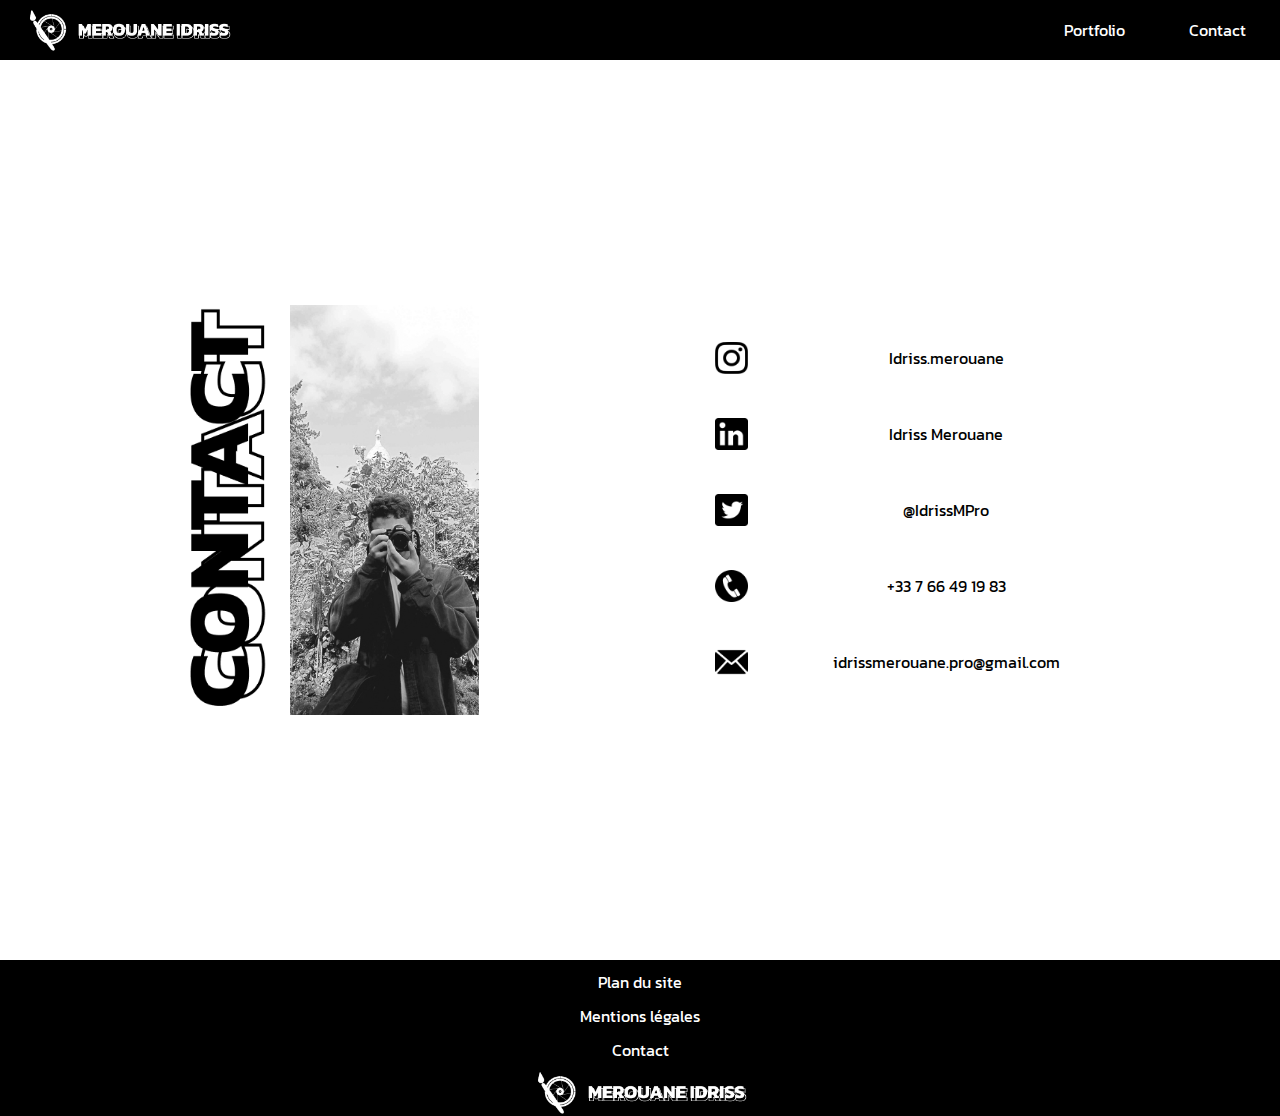
<file: contact.html>
<!DOCTYPE html>
<html lang="fr">

<head>
    <meta charset="UTF-8">
    <meta name="viewport" content="width=device-width, initial-scale=1.0">
    <!-- Liens et Plugins -->
    <link rel="stylesheet" href="./contact.css">
    <link rel="preconnect" href="https://fonts.googleapis.com">
    <link rel="preconnect" href="https://fonts.gstatic.com" crossorigin>
    <!-- Fonts -->
    <link href="https://fonts.googleapis.com/css2?family=Kanit:wght@500&display=swap" rel="stylesheet">
    <!-- Favicon -->
    <link rel="icon" type="image/png" href="./images/logofav.png" />
    <title>Merouane Idriss - Contact</title>
</head>

<body>
    <nav>
        <a href="./index.html" class="logoheaderlink"><img src="./images/logo-header.png"
                alt="Logo, retour à l'accueil (page actuelle)." class="logoheader"></a>
        <ul>
            <li>
                <a href="./portfolio-index.html">Portfolio</a>
                <a href="./contact.html" class="endflexgap">Contact</a>
            </li>
        </ul>
    </nav>
    <main>
        <section>
            <div class="w1">
                <img src="./images/CONTACT.png" alt="" class="apropos">
                <img src="./images/imgapropos.jpg" alt="" class="imgapropos">
            </div>
            <div class="w2">
                <div class="account">
                    <img src="./images/Logo-Instagram-noir-1 1.png" alt="" class="picto" id="insta">
                    <p>Idriss.merouane</p>
                    <img src="./images/linkedin 1.png" alt="" class="picto" id="linkedin">
                    <p>Idriss Merouane</p>
                    <img src="./images/twitter 1.png" alt="" class="picto" id="twitter">
                    <p>@IdrissMPro</p>
                    <img src="./images/tel 1.png" alt="" class="picto" id="tel">
                    <p>+33 7 66 49 19 83</p>
                    <img src="./images/mail 1.png" alt="" class="picto" id="mail">
                    <p>idrissmerouane.pro@gmail.com</p>
                </div>
            </div>
        </section>
    </main>
    <footer>
        <a href="./plansite.html" class="gapfooter">Plan du site</a>
        <a href="./mentionslegales.html">Mentions légales</a>
        <a href="">Contact</a>
        <a href="./index.html" class="logoheaderlink"><img src="./images/logo-header.png"
                alt="Logo, retour à l'accueil (page actuelle)." class="logofooter"></a>
    </footer>
</body>
<script>
    const instagram = document.querySelector("#insta");
    const linkedin = document.querySelector("#linkedin");
    const twitter = document.querySelector("#twitter");
    instagram.onclick = redirectionInsta
    twitter.onclick = redirectionTwitter
    linkedin.onclick = redirectionLinkedin

    function redirectionInsta() {
        window.open("https://www.instagram.com/idriss.merouane/");
    }
    function redirectionTwitter() {
        window.open("https://twitter.com/IdrissMPro");
    }
    function redirectionLinkedin() {
        window.open("https://www.linkedin.com/in/idriss-merouane-506665262/");
    }

</script>

</html>
</file>
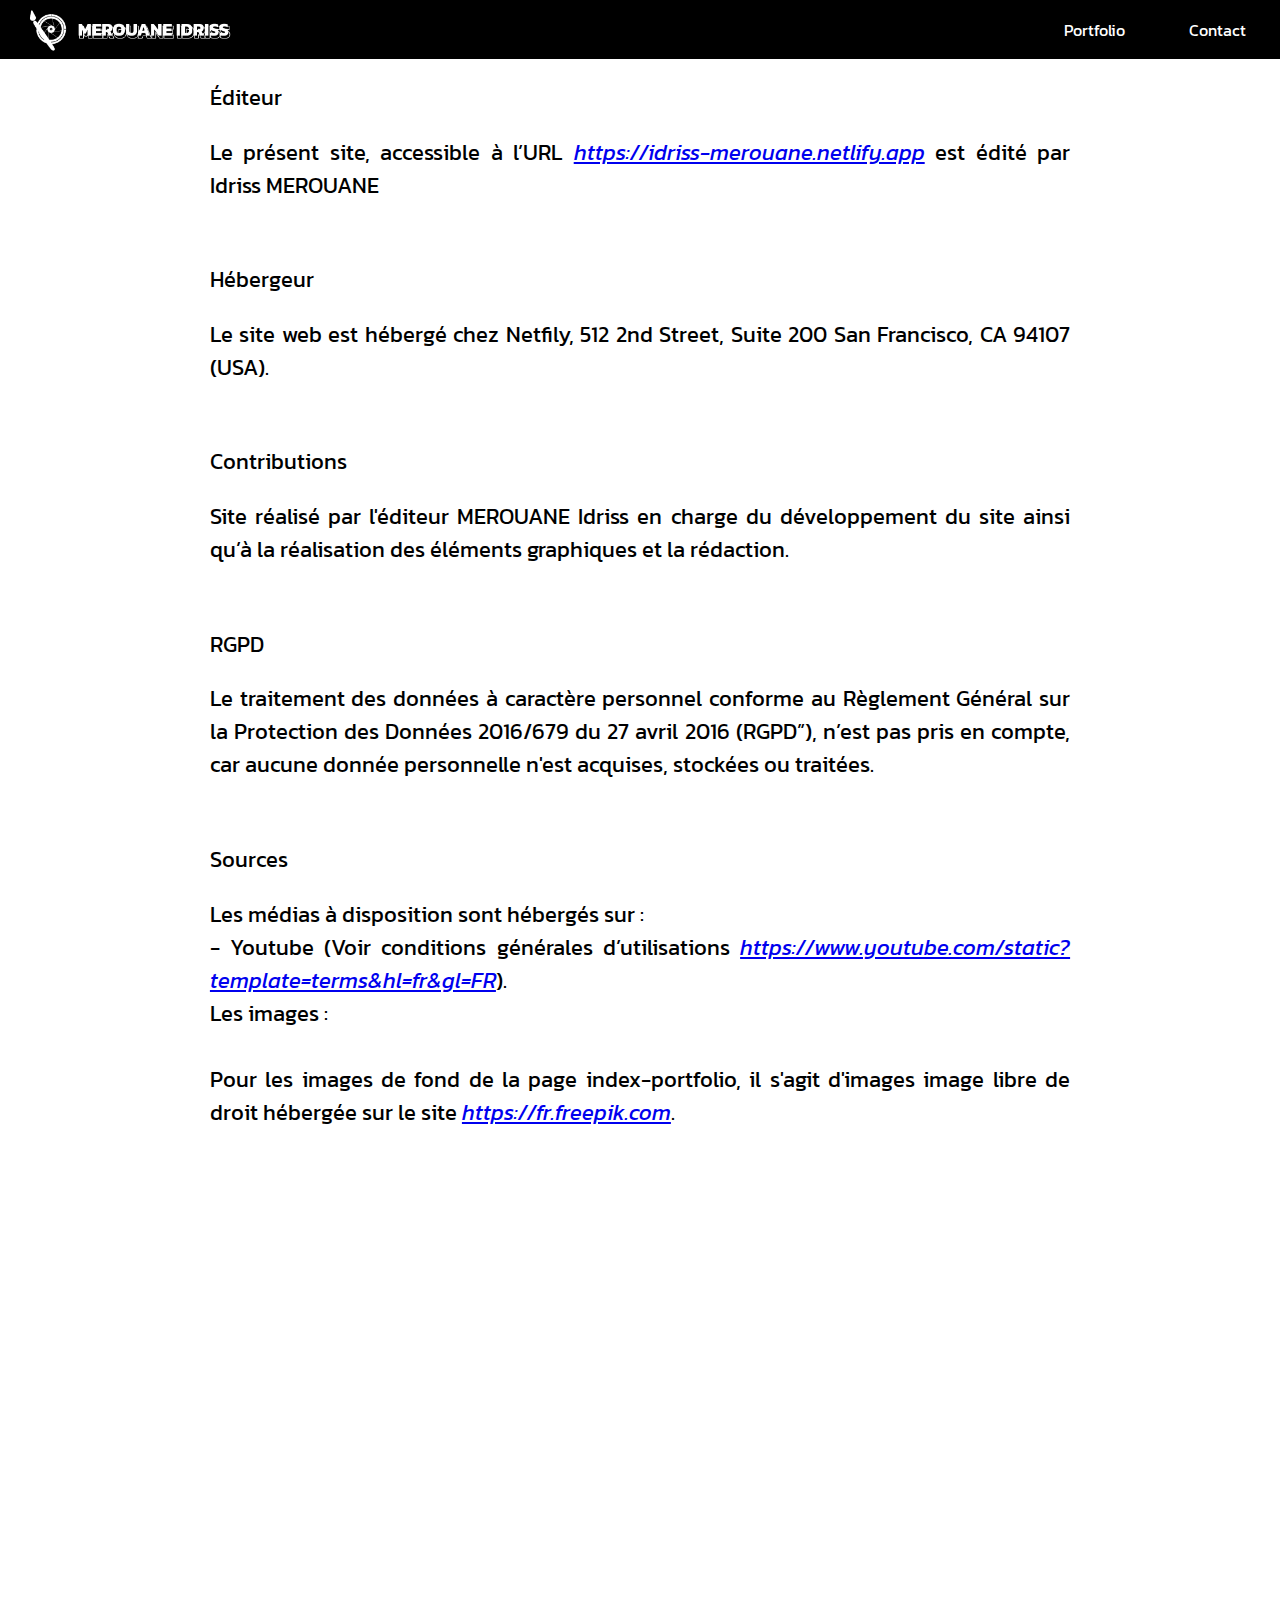
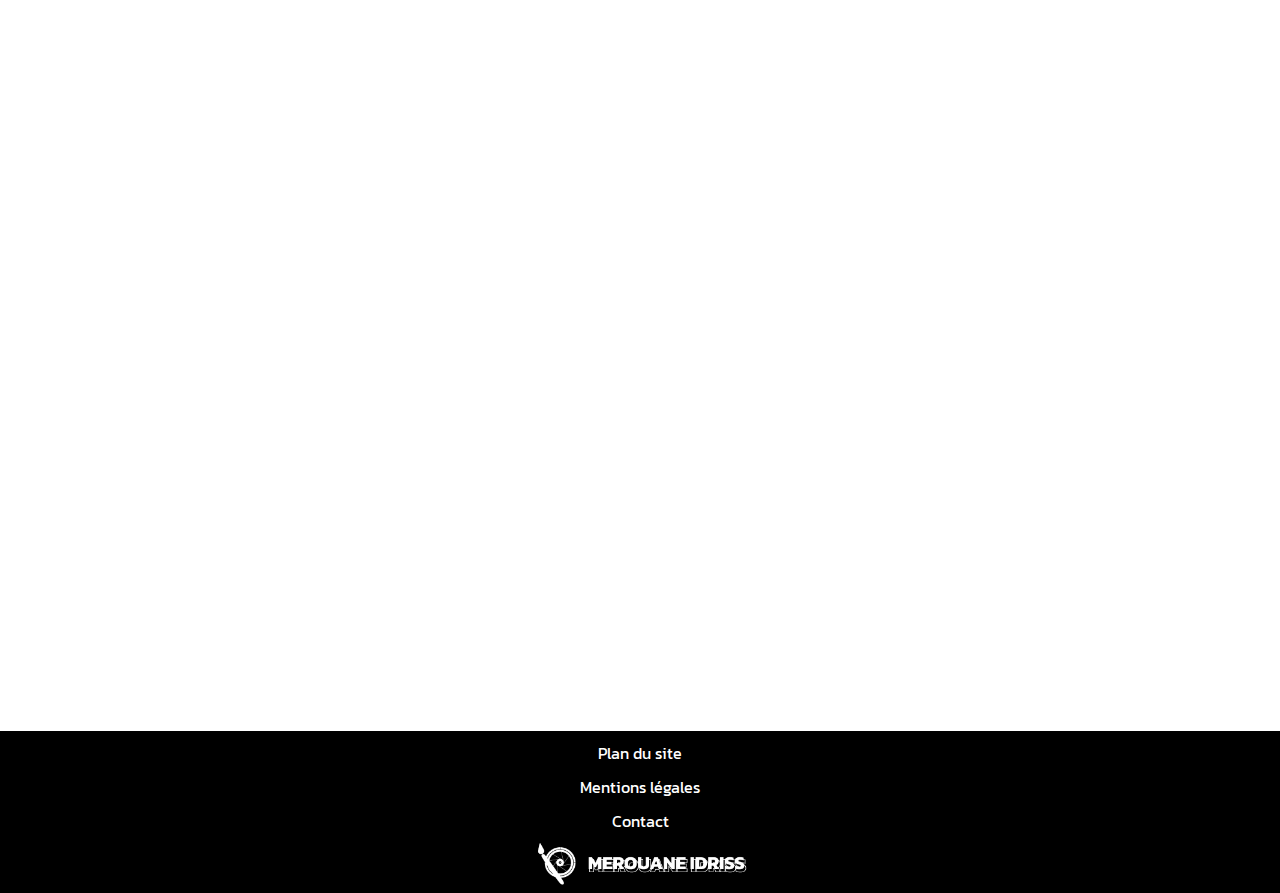
<file: mentionslegales.html>
<!DOCTYPE html>
<html lang="fr">

<head>
    <meta charset="UTF-8">
    <meta name="viewport" content="width=device-width, initial-scale=1.0">
    <!-- Liens et Plugins -->
    <link rel="stylesheet" href="mentionslegales.css">
    <link rel="preconnect" href="https://fonts.googleapis.com">
    <link rel="preconnect" href="https://fonts.gstatic.com" crossorigin>
    <!-- Fonts -->
    <link href="https://fonts.googleapis.com/css2?family=Kanit:wght@500&display=swap" rel="stylesheet">
    <!-- Favicon -->
    <link rel="icon" type="image/png" href="./images/logofav.png" />
    <title>Merouane Idriss - Mentions légales</title>
</head>

<body>
    <nav>
        <a href="./index.html" class="logoheaderlink"><img src="./images/logo-header.png"
                alt="Logo, retour à l'accueil (page actuelle)." class="logoheader"></a>
        <ul>
            <li>
                <a href="./portfolio-index.html">Portfolio</a>
                <a href="./contact.html" class="endflexgap">Contact</a>
            </li>
        </ul>
    </nav>
    <main>
        <section>
            <p class="mention-legale-titre">Éditeur</p>
            <p>Le présent site, accessible à l’URL <a
                    href="https://idriss-merouane.netlify.app"><i>https://idriss-merouane.netlify.app</i></a> est édité
                par
                Idriss MEROUANE
            </p>
            <br>
            <p class="mention-legale-titre">Hébergeur</p>
            <p>Le site web est hébergé chez Netfily, 512 2nd Street, Suite 200 San Francisco, CA 94107 (USA).

            </p>
            <br>
            <p class="mention-legale-titre">Contributions</p>
            <p>Site réalisé par l'éditeur MEROUANE Idriss en charge du développement du site ainsi qu’à la réalisation
                des éléments graphiques et la rédaction.
            </p>
            <br>
            <p class="mention-legale-titre">RGPD</p>
            <p>Le traitement des données à caractère personnel conforme au Règlement Général sur la Protection des
                Données 2016/679 du 27 avril 2016 (RGPD”), n’est pas pris en compte, car aucune donnée personnelle n'est
                acquises, stockées ou traitées.

            </p>
            <br>
            <p class="mention-legale-titre">Sources</p>
            <p>
                Les médias à disposition sont hébergés sur :<br>
                - Youtube (Voir conditions générales d’utilisations <a
                    href="https://www.youtube.com/static?template=terms&hl=fr&gl=FR"><i>https://www.youtube.com/static?template=terms&hl=fr&gl=FR</i></a>).
                <br>

                Les images :
                <br>
                <br>
                Pour les images de fond de la page index-portfolio, il s'agit d'images image libre de droit hébergée sur
                le site <a href="https://fr.freepik.com"><i>https://fr.freepik.com</i></a>.<br>
            </p>
        </section>
    </main>
    <footer>
        <a href="./plansite.html" class="gapfooter">Plan du site</a>
        <a href="./mentionslegales.html">Mentions légales</a>
        <a href="./contact.html">Contact</a>
        <a href="./index.html" class="logoheaderlink"><img src="./images/logo-header.png"
                alt="Logo, retour à l'accueil (page actuelle)." class="logofooter"></a>
    </footer>
</body>

</html>
</file>
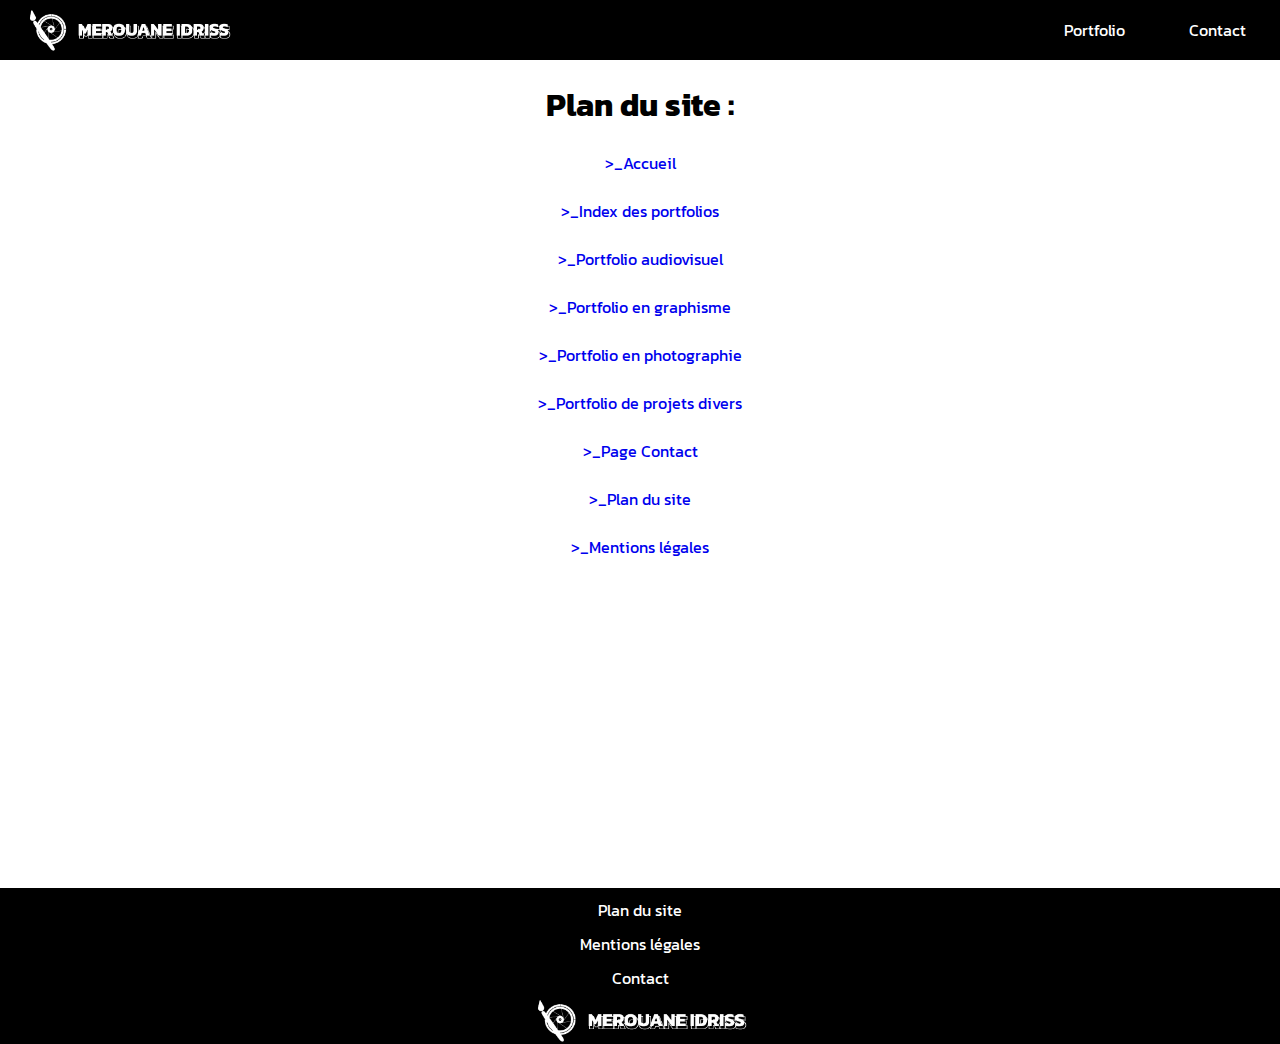
<file: plansite.html>
<!DOCTYPE html>
<html lang="fr">

<head>
    <meta charset="UTF-8">
    <meta name="viewport" content="width=device-width, initial-scale=1.0">
    <!-- Liens et Plugins -->
    <link rel="stylesheet" href="plansite.css">
    <link rel="preconnect" href="https://fonts.googleapis.com">
    <link rel="preconnect" href="https://fonts.gstatic.com" crossorigin>
    <!-- Fonts -->
    <link href="https://fonts.googleapis.com/css2?family=Kanit:wght@500&display=swap" rel="stylesheet">
    <!-- Favicon -->
    <link rel="icon" type="image/png" href="./images/logofav.png" />
    <title>Merouane Idriss - Plan du site</title>
</head>

<body>
    <nav>
        <a href="./index.html" class="logoheaderlink"><img src="./images/logo-header.png"
                alt="Logo, retour à l'accueil (page actuelle)." class="logoheader"></a>
        <ul>
            <li>
                <a href="./portfolio-index.html">Portfolio</a>
                <a href="./contact.html" class="endflexgap">Contact</a>
            </li>
        </ul>
    </nav>
    <main>
        <section>

            <div class="plan">
                <h1>Plan du site :</h1>
                <a href="./index.html">>_Accueil</a>
                <br>
                <a href="./portfolio-index.html">>_Index des portfolios</a>
                <br>
                <a href="./portfolio-audiovisuel.html">>_Portfolio audiovisuel</a>
                <br>
                <a href="./portfolio-graphisme.html">>_Portfolio en graphisme</a>
                <br>
                <a href="./portfolio-photographie.html">>_Portfolio en photographie</a>
                <br>
                <a href="./autres-portfolio.html">>_Portfolio de projets divers</a>
                <br>
                <a href="./contact.html">>_Page Contact</a>
                <br>
                <a href="./plansite.html">>_Plan du site</a>
                <br>
                <a href="./mentionslegales.html">>_Mentions légales</a>
            </div>
        </section>
    </main>
    <footer>
        <a href="" class="gapfooter">Plan du site</a>
        <a href="./mentionslegales.html">Mentions légales</a>
        <a href="./contact.html">Contact</a>
        <a href="./index.html" class="logoheaderlink"><img src="./images/logo-header.png"
                alt="Logo, retour à l'accueil (page actuelle)." class="logofooter"></a>
    </footer>
</body>

</html>
</file>
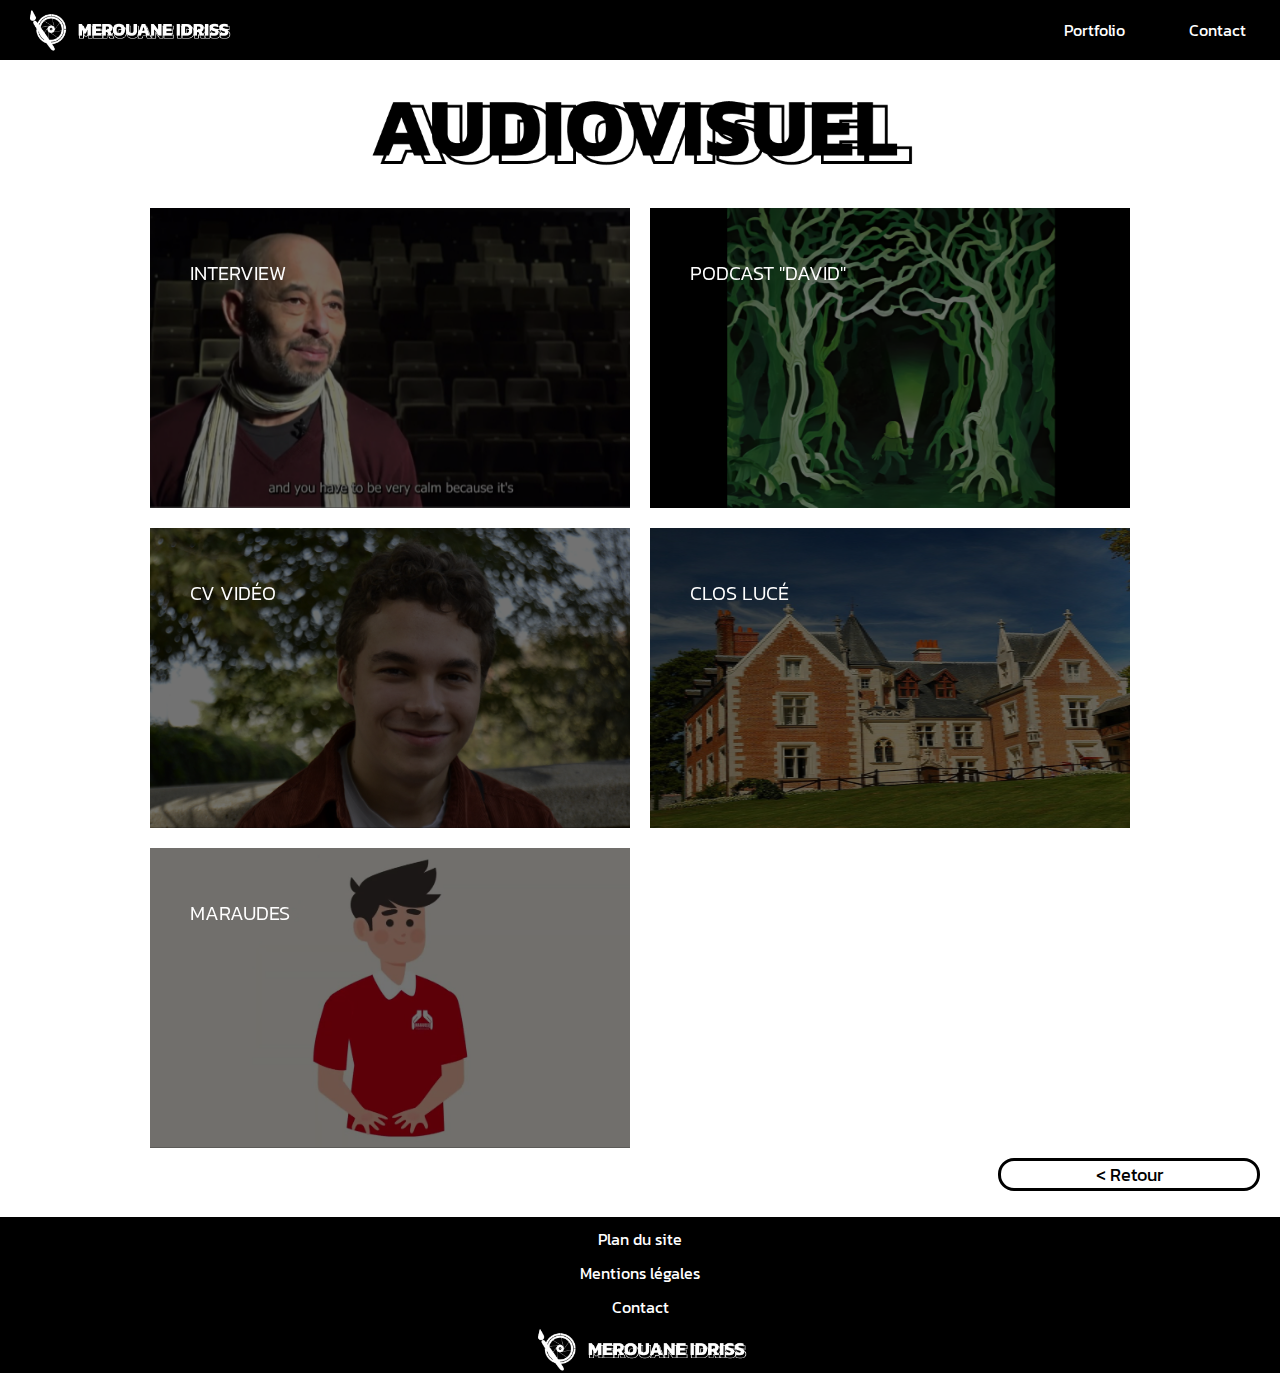
<file: portfolio-audiovisuel.html>
<!DOCTYPE html>
<html lang="fr">

<head>
  <meta charset="UTF-8">
  <meta name="viewport" content="width=device-width, initial-scale=1.0">
  <!-- Liens et Plugins -->
  <link rel="stylesheet" href="./portfolio-audiovisuel.css">
  <link rel="preconnect" href="https://fonts.googleapis.com">
  <link rel="preconnect" href="https://fonts.gstatic.com" crossorigin>
  <!-- Fonts -->
  <link href="https://fonts.googleapis.com/css2?family=Kanit:wght@500&display=swap" rel="stylesheet">
  <!-- Favicon -->
  <link rel="icon" type="image/png" href="./images/logofav.png" />
  <title>Merouane Idriss - Audiovisuel</title>
</head>

<body>
  <nav>
    <a href="./index.html" class="logoheaderlink"><img src="./images/logo-header.png"
        alt="Logo, retour à l'accueil (page actuelle)." class="logoheader"></a>
    <ul>
      <li>
        <a href="./portfolio-index.html">Portfolio</a>
        <a href="./contact.html" class="endflexgap">Contact</a>
      </li>
    </ul>
  </nav>
  <main>
    <div class="content">
      <img src="./images/AUDIOVISUEL.png" alt="" class="titleh">
      <div class="video-gallery">
        <div class="gallery-item">
          <img src="./images/minia1.jpg" alt="North Cascades National Park" />
          <div class="gallery-item-caption">
            <div>
              <h2>Interview</h2>
              <p>Projet vidéo du semestre 1 de BUT MMI</p>
            </div>
            <a class="vimeo-popup" href="https://youtu.be/Qf58iVXClPk"></a>
          </div>
        </div>

        <div class="gallery-item ">
          <img src="./images/visuelpod.png" alt="Mt. Rainier" />
          <div class="gallery-item-caption">
            <div>
              <h2>Podcast "David"</h2>
              <p>Un podcast féerique, projet du semestre 3 de BUT MMI</p>
            </div>
            <a class="vimeo-popup" href="https://youtu.be/AgTOTUWfPGQ"></a>
          </div>
        </div>

        <div class="gallery-item">
          <img
            src="./images/cvvideo.jpg"
            alt="Olympic National Park" />
          <div class="gallery-item-caption">
            <div>
              <h2>CV Vidéo</h2>
              <p>Découvrez moi au court d'une petite vidéo</p>
            </div>
            <a class="vimeo-popup" href="https://www.youtube.com/watch?v=MbHQeGQ3bQI"></a>
          </div>
        </div>

        <div class="gallery-item">
          <img
            src="./images/cluce.jpg"
            alt="Olympic National Park" />
          <div class="gallery-item-caption">
            <div>
              <h2>Clos Lucé</h2>
              <p>Vidéo tournée et montée pour une sortie au Clos Lucé</p>
            </div>
            <a class="vimeo-popup" href="https://youtu.be/agIxJbEHLSo"></a>
          </div>
        </div>

        <div class="gallery-item">
          <img src="./images/minia2.jpg" alt="Mount St. Helens" />
          <div class="gallery-item-caption">
            <div>
              <h2>Maraudes</h2>
              <p>Motion design promotionel</p>
            </div>
            <a class="vimeo-popup" href="https://youtu.be/iRWHD9F-1Xg"></a>
          </div>
        </div>
      </div>
    </div>
  </main>
  <div class="divbutton">
    <a href="./portfolio-index.html" class="textbutton">
      < Retour </a>
  </div>
  <footer>
    <a href="./plansite.html" class="gapfooter">Plan du site</a>
    <a href="./mentionslegales.html">Mentions légales</a>
    <a href="./contact">Contact</a>
    <a href="./index.html" class="logoheaderlink"><img src="./images/logo-header.png"
        alt="Logo, retour à l'accueil (page actuelle)." class="logofooter"></a>
  </footer>
</body>
<script>
  $(document).ready(function () {
    $('.video-gallery').magnificPopup({
      delegate: 'a',
      type: 'iframe',
      gallery: {
        enabled: true
      }
    });
  });
</script>

</html>
</file>
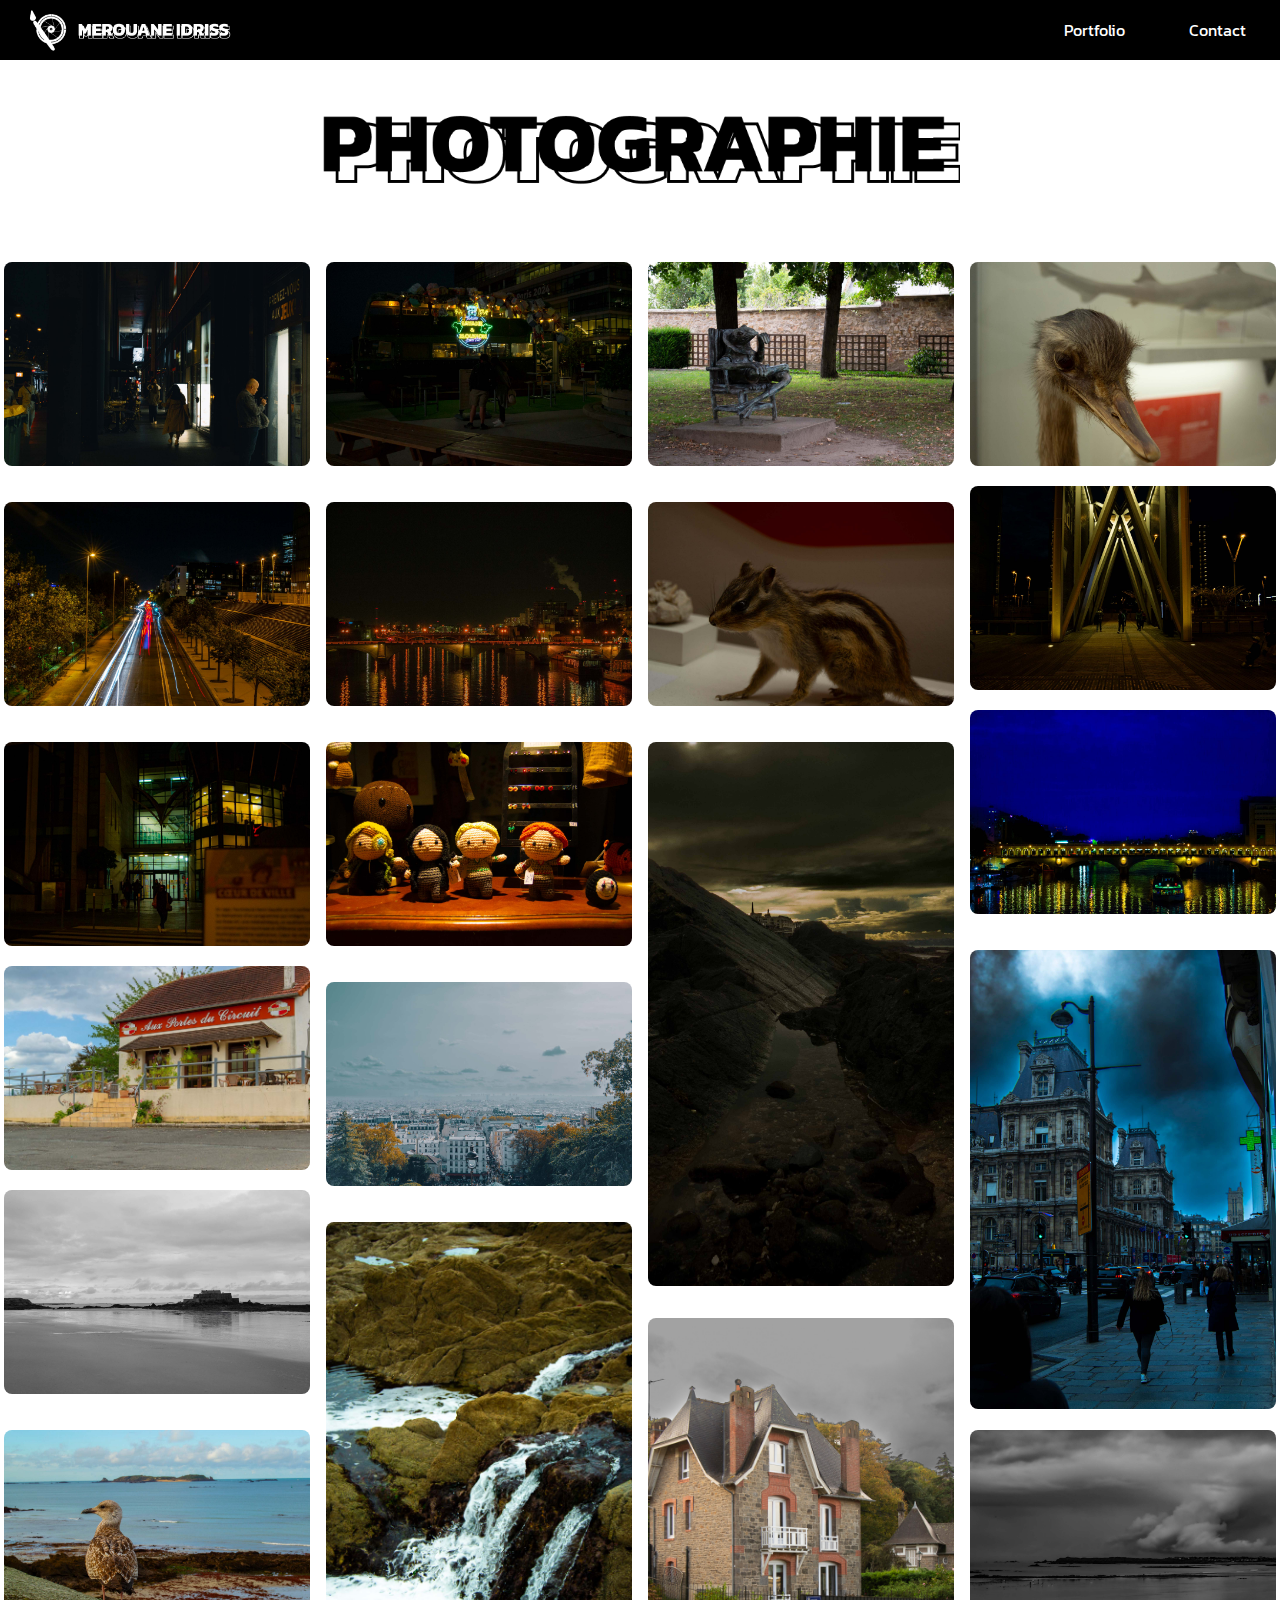
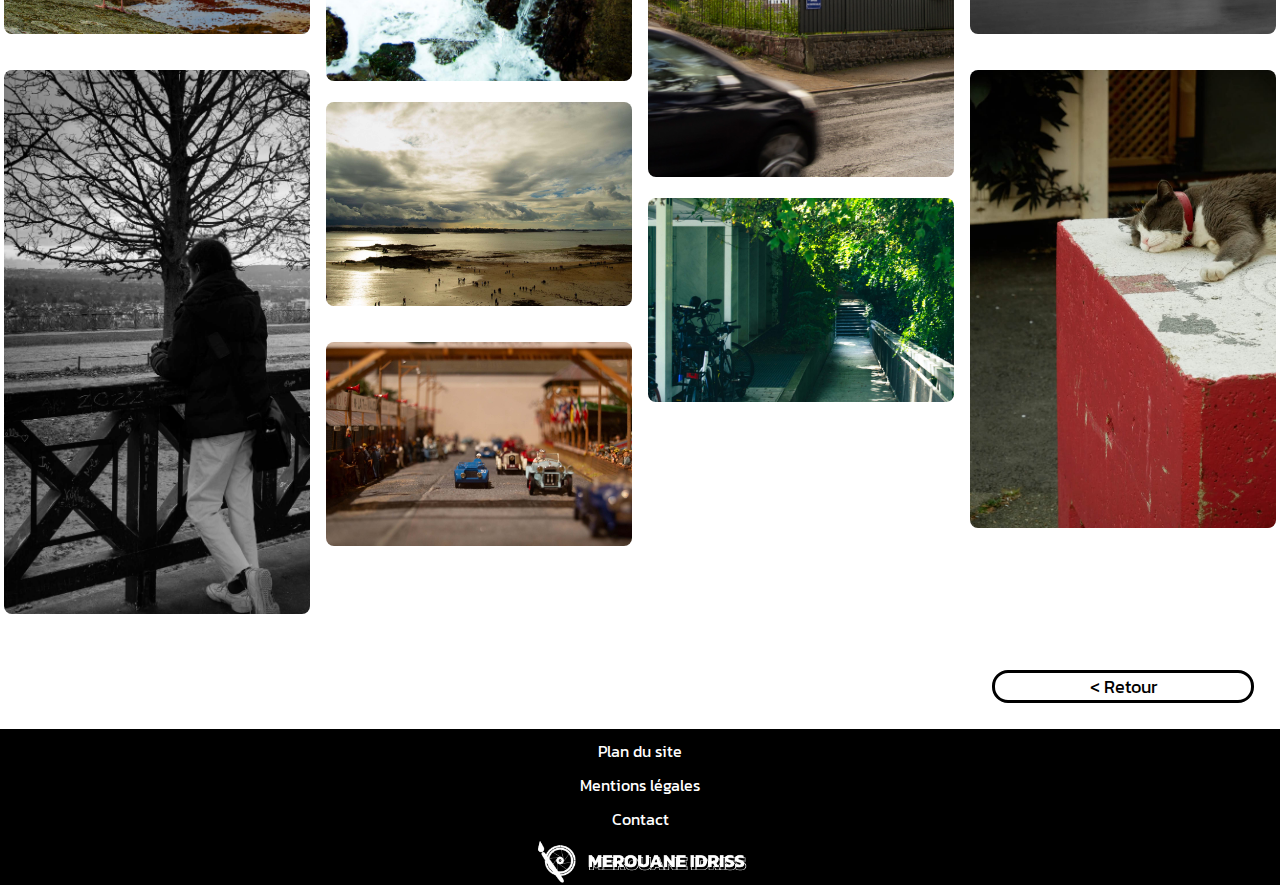
<file: portfolio-photographie.html>
<!DOCTYPE html>
<html lang="fr">

<head>
    <meta charset="UTF-8">
    <meta name="viewport" content="width=device-width, initial-scale=1.0">
    <!-- Liens et Plugins -->
    <link rel="stylesheet" href="./photoportfolio.css">
    <link rel="preconnect" href="https://fonts.googleapis.com">
    <link rel="preconnect" href="https://fonts.gstatic.com" crossorigin>
    <!-- Fonts -->
    <link href="https://fonts.googleapis.com/css2?family=Kanit:wght@500&display=swap" rel="stylesheet">
    <!-- Favicon -->
    <link rel="icon" type="image/png" href="./images/logofav.png" />
    <title>Merouane Idriss - Photographie</title>
</head>

<body>
    <nav>
        <a href="./index.html" class="logoheaderlink"><img src="./images/logo-header.png"
                alt="Logo, retour à l'accueil (page actuelle)." class="logoheader"></a>
        <ul>
            <li>
                <a href="./portfolio-index.html">Portfolio</a>
                <a href="./contact.html" class="endflexgap">Contact</a>
            </li>
        </ul>
    </nav>
    <main>
        <br>
        <img src="./images/PHOTOGRAPHIE.png" alt="" class="titleh">
        <br>
        <br>
        <div class="gallery" id="gallery">
            <div class="gallery-item">
                <div class="content"><img src="./images/photo1.jpg" alt=""></div>
            </div>
            <div class="gallery-item">
                <div class="content"><img src="./images/photo2.jpg" alt=""></div>
            </div>
            <div class="gallery-item">
                <div class="content"><img src="./images/photo3.jpg" alt=""></div>
            </div>
            <div class="gallery-item">
                <div class="content"><img src="./images/photo4.jpg" alt=""></div>
            </div>
            <div class="gallery-item">
                <div class="content"><img src="./images/photo5.jpg" alt=""></div>
            </div>
            <div class="gallery-item">
                <div class="content"><img src="./images/photo6.jpg" alt=""></div>
            </div>
            <div class="gallery-item">
                <div class="content"><img src="./images/photo7.jpg" alt=""></div>
            </div>
            <div class="gallery-item">
                <div class="content"><img src="./images/photo8.jpg" alt=""></div>
            </div>
            <div class="gallery-item">
                <div class="content"><img src="./images/photo9.jpg" alt=""></div>
            </div>
            <div class="gallery-item">
                <div class="content"><img src="./images/photo10.jpg" alt=""></div>
            </div>
            <div class="gallery-item">
                <div class="content"><img src="./images/photo11.jpg" alt=""></div>
            </div>
            <div class="gallery-item">
                <div class="content"><img src="./images/photo12.jpg" alt=""></div>
            </div>
            <div class="gallery-item">
                <div class="content"><img src="./images/photo13.jpg" alt=""></div>
            </div>
            <div class="gallery-item">
                <div class="content"><img src="./images/photo14.jpg" alt=""></div>
            </div>
            <div class="gallery-item">
                <div class="content"><img src="./images/photo15.jpg" alt=""></div>
            </div>
            <div class="gallery-item">
                <div class="content"><img src="./images/photo16.jpg" alt=""></div>
            </div>
            <div class="gallery-item">
                <div class="content"><img src="./images/photo17.jpg" alt=""></div>
            </div>
            <div class="gallery-item">
                <div class="content"><img src="./images/photo18.jpg" alt=""></div>
            </div>
            <div class="gallery-item">
                <div class="content"><img src="./images/photo19.jpg" alt=""></div>
            </div>
            <div class="gallery-item">
                <div class="content"><img src="./images/photo20.jpg" alt=""></div>
            </div>
            <div class="gallery-item">
                <div class="content"><img src="./images/photo21.jpg" alt=""></div>
            </div>
            <div class="gallery-item">
                <div class="content"><img src="./images/photo22.jpg" alt=""></div>
            </div>
            <div class="gallery-item">
                <div class="content"><img src="./images/photo23.jpg" alt=""></div>
            </div>
            <div class="gallery-item">
                <div class="content"><img src="./images/photo24.jpg" alt=""></div>
            </div>
            <div class="gallery-item">
                <div class="content"><img src="./images/photo25.jpg" alt=""></div>
            </div>
        </div>
        <br>
        <br>
        <div class="divbutton">
            <a href="./portfolio-index.html" class="textbutton">
                < Retour </a>
        </div>
    </main>
    <footer>
        <a href="./plansite.html" class="gapfooter">Plan du site</a>
        <a href="./mentionslegales.html">Mentions légales</a>
        <a href="./contact">Contact</a>
        <a href="./index.html" class="logoheaderlink"><img src="./images/logo-header.png"
                alt="Logo, retour à l'accueil (page actuelle)." class="logofooter"></a>
    </footer>
</body>
<script>
    var gallery = document.querySelector('#gallery');
    var getVal = function (elem, style) { return parseInt(window.getComputedStyle(elem).getPropertyValue(style)); };
    var getHeight = function (item) { return item.querySelector('.content').getBoundingClientRect().height; };
    var resizeAll = function () {
        var altura = getVal(gallery, 'grid-auto-rows');
        var gap = getVal(gallery, 'grid-row-gap');
        gallery.querySelectorAll('.gallery-item').forEach(function (item) {
            var el = item;
            el.style.gridRowEnd = "span " + Math.ceil((getHeight(item) + gap) / (altura + gap));
        });
    };
    gallery.querySelectorAll('img').forEach(function (item) {
        item.classList.add('byebye');
        if (item.complete) {
            console.log(item.src);
        }
        else {
            item.addEventListener('load', function () {
                var altura = getVal(gallery, 'grid-auto-rows');
                var gap = getVal(gallery, 'grid-row-gap');
                var gitem = item.parentElement.parentElement;
                gitem.style.gridRowEnd = "span " + Math.ceil((getHeight(gitem) + gap) / (altura + gap));
                item.classList.remove('byebye');
            });
        }
    });
    window.addEventListener('resize', resizeAll);
    gallery.querySelectorAll('.gallery-item').forEach(function (item) {
    });

</script>

</html>
</file>
<file: contact.css>
html {
	scroll-behavior: smooth;
}

html, body {
	margin: 0;
	height: 100%;
}

body {
	display: flex;
	flex-direction: column;
}

nav {
	background-color: black;
	display: flex;
	flex-direction: column;
	align-items: center;
	justify-content: center;
	text-align: center;     /* height: 67.6px; */
}

nav a {
	text-decoration: none;
	font-family: 'Kanit', sans-serif;
	color: white;
}

li {
	display: flex;
	flex-direction: column;
	gap: 1.5vw;
}

ul {
	padding: 0;
}

footer {
	background-color: black;
	display: flex;
	background-color: black;
	display: flex;
	flex-direction: column;
	align-items: center;
	justify-content: center;
	text-align: center;
	gap: 10px;
}

footer a {
	text-decoration: none;
	font-family: 'Kanit', sans-serif;
	color: white;
}

a {
	text-decoration: none;
}

section {
	display: grid;
	grid-template-columns: repeat(2, 1fr);
	grid-template-rows: 1fr;
	grid-column-gap: 20px;
	grid-row-gap: 0px;
	place-items: center;
	height: 61vh;
}

p {
	font-family: 'Kanit', sans-serif;
	font-size: 0.7em;
}

/* images */
.logoheader {
	width: 60%;
	margin: auto;
	padding-top: 3%;
	margin-bottom: 2%;
}

.logofooter {
	width: 60%;
	margin-left: 0;
}

.endflexgap {
	margin-bottom: 20px;
}

.gapfooter {
	margin-top: 10px;
}

.imgapropos {
	width: 30%;
}

.w1 {
	display: flex;
	width: 100%;
	justify-content: center;
	margin-top: 5%;
	margin-bottom: 5%;     /* margin-left: 20%; */
}

.w2 {
	width: 100%;
	display: flex;
	justify-content: center;
	margin-top: 5%;
	margin-bottom: 5%;
}

.apropos {
	width: 22%;
}

.account {
	width: 100%;
	display: grid;
	grid-template-columns: repeat(2, 1fr);
	grid-template-rows: repeat(4, 1fr);
	grid-column-gap: 10px;
	grid-row-gap: 2px;
	place-items: center;
	margin-right: 35%;
}

.picto {
	height: 25px;
	width: auto;
}
#insta,
#twitter,
#linkedin {
	cursor: pointer;
}

@media only screen and (min-width:600px) {
	p {
		font-family: 'Kanit', sans-serif;
		font-size: 0.7em;
	}

}

/* Desktops and laptops ----------- */
@media only screen and (min-width:1224px) {
	nav {
		background-color: black;
		display: flex;
		flex-direction: row;
		gap: 50vw;
		height: 67.6px;
		align-items: center;
	}

	.endflexgap {
		margin-bottom: 0;
	}

	.logoheader {
		width: 60%;
		max-height: 67.6px;
		margin-right: 50%;
		padding-left: 2vw;
	}

	a.logoheaderlink {
		display: flex;
		align-items: center;
		height: 100%;
		width: fit-content;
	}

	.logofooter {
		width: 60%;
		margin-left: 20%;
	}

	.account {
		grid-column-gap: 20px;
		grid-row-gap: 20px;
	}

	section {
		height: 100vh;
	}

	li {
		display: flex;
		flex-direction: row;
		padding-left: 4vw;
		padding-right: 5vw;
		gap: 5vw;
		margin-left: 10%;
	}

	p {
		font-family: 'Kanit', sans-serif;
		font-size: 1em;
	}

	.picto {
		width: 20%;
		height: auto;
	}

}
</file>
<file: mentionslegales.css>
html {
	scroll-behavior: smooth;
}

html, body {
	margin: 0;
	height: 100%;
}

body {
	display: flex;
	flex-direction: column;
}

.scroll {
	display: none;
}

nav {
	background-color: black;
	display: flex;
	flex-direction: column;
	align-items: center;
	justify-content: center;
	text-align: center;
}

nav a {
	text-decoration: none;
	font-family: 'Kanit', sans-serif;
	color: white;
}

li {
	display: flex;
	flex-direction: column;
	gap: 1.5vw;
}

ul {
	padding: 0;
}

footer {
	background-color: black;
	display: flex;
	background-color: black;
	display: flex;
	flex-direction: column;
	align-items: center;
	justify-content: center;
	text-align: center;
	gap: 10px;
}

footer a {
	text-decoration: none;
	font-family: 'Kanit', sans-serif;
	color: white;
}

section {
	height: 130vh;
    width: 80%;
    margin: auto;
}

.apropos {
	width: 100%;
}

.imgapropos {
	width: 100%;
}

p {
	font-family: 'Kanit', sans-serif;
}

.endflexgap {
	margin-bottom: 20px;
}

/* images */
.logoheader {
	width: 60%;
	margin: auto;
	padding-top: 3%;
}

.logofooter {
	width: 60%;
}

.h1img {
	display: flex;
	width: 85%;
	max-width: 100%;
	margin: auto;
}

.accueilimg {
	height: auto;
	max-width: 100%;
	margin-right: 31.5%;
}

.apropos {
	width: 40%;
}

.imgapropos {
	width: 40%;
	margin-bottom: 23%;
}

.cvimage {
	width: 60%;
	margin-left: 20%;
}

p {
	font-size: 0.7em;
	text-align: justify;
	margin-right: 8%;
	margin-left: 8%;
}

.third-section p {
	margin-top: 32%;
}

.imageportfolio {
	display: flex;
	width: 30%;
	margin: auto;
	margin-bottom: 5%;
}
.gapfooter {
	margin-top: 10px;
}

/* Desktops and laptops ----------- */
@media only screen and (min-width:1224px) {
	nav {
		background-color: black;
		display: flex;
		flex-direction: row;
		gap: 50vw;
		height: 67.6px;
	}

	.endflexgap {
		margin-bottom: 0;
	}

	.logoheader {
		width: 60%;
		max-height: 67.6px;
		margin-right: 50%;
		padding-top: 3%;
		padding-left: 2vw;
	}

	.logofooter {
		width: 60%;
	}

	li {
		display: flex;
		flex-direction: row;
		padding-left: 4vw;
		padding-right: 5vw;
		gap: 5vw;
		margin-left: 10%;
	}

	section {
		height: 250vh;
	}
	.accueilimg {
		object-fit: cover;
		height: 100%;
		max-width: 100%;
		margin-right: 31.5%;
	}
	p {
		font-size: 1.7vw;
		text-align: justify;
		margin-right: 8%;
		margin-left: 8%;
	}

}
</file>
<file: plansite.css>
html {
	scroll-behavior: smooth;
}

html, body {
	margin: 0;
	height: 100%;
}

body {
	display: flex;
	flex-direction: column;
}

nav {
	background-color: black;
	display: flex;
	flex-direction: column;
	align-items: center;
	justify-content: center;
	text-align: center;
}

nav a {
	text-decoration: none;
	font-family: 'Kanit', sans-serif;
	color: white;
}

li {
	display: flex;
	flex-direction: column;
	gap: 1.5vw;
}

ul {
	padding: 0;
}

footer {
	background-color: black;
	display: flex;
	background-color: black;
	display: flex;
	flex-direction: column;
	align-items: center;
	justify-content: center;
	text-align: center;
	gap: 10px;
}

footer a {
	text-decoration: none;
	font-family: 'Kanit', sans-serif;
	color: white;
}

a {
	text-decoration: none;
}

section {
	height: 61vh;
}

/* images */
.logoheader {
	width: 60%;
	margin: auto;
	padding-top: 3%;
	margin-bottom: 2%;
}

.logofooter {
	width: 60%;
	/* margin-left: 20%; */
}

.endflexgap {
	margin-bottom: 20px;
}

.gapfooter {
	margin-top: 10px;
}

.plan {
	font-family: 'Kanit', sans-serif;
	display: flex;
	flex-direction: column;
	justify-content: center;
	align-items: center;
}

/* Desktops and laptops ----------- */
@media only screen and (min-width:1224px) {
	nav {
		background-color: black;
		display: flex;
		flex-direction: row;
		gap: 50vw;
		height: 67.6px;
		align-items: center;
	}

	.endflexgap {
		margin-bottom: 0;
	}

	.logoheader {
		width: 60%;
		max-height: 67.6px;
		margin-right: 50%;
		padding-left: 2vw;
	}

	a.logoheaderlink {
		display: flex;
		align-items: center;
		height: 100%;
	}

	.logofooter {
		width: 60%;
		margin-left: 20%;
	}

	section {
		height: 92vh;
	}

	li {
		display: flex;
		flex-direction: row;
		padding-left: 4vw;
		padding-right: 5vw;
		gap: 5vw;
		margin-left: 10%;
	}

}
</file>
<file: portfolio-audiovisuel.css>
html {
	scroll-behavior: smooth;
}

html, body {
	margin: 0;
	height: 100%;
}

body {
	display: flex;
	flex-direction: column;
}

nav {
	background-color: black;
	display: flex;
	flex-direction: column;
	align-items: center;
	justify-content: center;
	text-align: center;
}

main {
	height: 400vh;
}

nav a {
	text-decoration: none;
	font-family: 'Kanit', sans-serif;
	color: white;
}

li {
	display: flex;
	flex-direction: column;
	gap: 1.5vw;
}

ul {
	padding: 0;
}

footer {
	background-color: black;
	display: flex;
	background-color: black;
	display: flex;
	flex-direction: column;
	align-items: center;
	justify-content: center;
	text-align: center;
	gap: 10px;
}

footer a {
	text-decoration: none;
	font-family: 'Kanit', sans-serif;
	color: white;
}

a {
	text-decoration: none;
}

/* -- */
body {
	font-family: 'Kanit', sans-serif;
}

.section-header {
	text-align: center;
	margin: 60px auto 20px auto;
	font-size: 48px;
	font-weight: 700;
	text-transform: uppercase;
	color: #222;
}

.section-header-underline {
	border: 1px solid #222;
	width: 3rem;
	margin: 0 auto;
	margin-bottom: 30px;
}

.video-gallery {
	position: relative;
	margin: 0 auto;
	max-width: 1000px;
	text-align: center;
}

.video-gallery .gallery-item {
	position: relative;
	float: left;
	overflow: hidden;
	margin: 10px 1%;
	min-width: 320px;
	max-width: 580px;
	max-height: 360px;
	width: 48%;
	background: #000;
	cursor: pointer;
}

.video-gallery .gallery-item img {
	position: relative;
	display: block;
	opacity: .45;
	width: 110%;
	height: 300px;
	transition: opacity 0.35s, transform 0.35s;
	transform: translate3d(-23px, 0, 0);
	backface-visibility: hidden;
}

.video-gallery .gallery-item .gallery-item-caption {
	padding: 2em;
	color: #fff;
	text-transform: uppercase;
	font-size: 1.25em;
}

.video-gallery .gallery-item .gallery-item-caption, .video-gallery .gallery-item .gallery-item-caption > a {
	position: absolute;
	top: 0;
	left: 0;
	width: 100%;
	height: 100%;
}

.video-gallery .gallery-item h2 {
	font-weight: 300;
	overflow: hidden;
	padding: 0.5em 0;
}

.video-gallery .gallery-item h2, .video-gallery .gallery-item p {
	position: relative;
	font-size: 100%;
	margin: 0;
	z-index: 10;
}

.video-gallery .gallery-item p {
	letter-spacing: 0.5px;
	font-size: 68%;
	padding: 1em 0;
	opacity: 0;
	transition: opacity 0.35s, transform 0.35s;
	transform: translate3d(10%, 0, 0);
}

.video-gallery .gallery-item:hover img {
	opacity: .3;
	transform: translate3d(0, 0, 0);
	background-position: center;
}

.video-gallery .gallery-item .gallery-item-caption {
	text-align: left;
}

.video-gallery .gallery-item h2::after {
	content: "";
	position: absolute;
	bottom: 0;
	left: 0;
	width: 15%;
	height: 1px;
	background: #fff;
	transition: transform 0.3s;
	transform: translate3d(-100%, 0, 0);
}

.video-gallery .gallery-item:hover h2::after {
	transform: translate3d(0, 0, 0);
}

.video-gallery .gallery-item:hover p {
	opacity: 1;
	transform: translate3d(0, 0, 0);
}

@media screen and (max-width:50em) {
	.video-gallery .gallery-item {
		display: inline-block;
		float: none;
		margin: 10px auto;
		width: 60%;
	}

}

/* -- */

/* images */
.logoheader {
	width: 60%;
	margin: auto;
	padding-top: 3%;
	margin-bottom: 2%;
}

.logofooter {
	width: 60%;
	/* margin-left: 20%; */
}

.endflexgap {
	margin-bottom: 20px;
}

.gapfooter {
	margin-top: 10px;
}

.divbutton {
	width: 15%;     /* Ajustez la largeur selon vos besoins */
	border: black 0.3vw solid;
	border-radius: 16px;
	float: right;
	margin-right: 20px;
	margin-bottom: 10px;
}

.textbutton {
	display: flex;
	justify-content: center;
	text-decoration: none;
	color: black;
	font-family: 'Kanit', sans-serif;
	font-size: 1.4vw;
}

.titleh {
	display: flex;
	width: 70%;
	margin: auto;
}

.divbutton {
	width: 40%;         /* Ajustez la largeur selon vos besoins */
	display: flex;
	align-items: center;
	justify-content: center;
	height: 30px;
	border: black 0.3vw solid;
	border-radius: 16px;
	margin-left: 55%;
	float: right;
	margin-right: 2%;
	margin-bottom: 2%;
}

.textbutton {
	display: flex;
	justify-content: center;
	text-decoration: none;
	color: black;
	font-family: 'Kanit', sans-serif;
	font-size: 0.8em;
}

/* Desktops and laptops ----------- */
@media only screen and (min-width:1224px) {
	nav {
		background-color: black;
		display: flex;
		flex-direction: row;
		gap: 50vw;
		height: 67.6px;
		align-items: center;
	}
	.titleh {
		display: flex;
		width: 50%;
		margin: auto;
	}

	.endflexgap {
		margin-bottom: 0;
	}

	.logoheader {
		width: 60%;
		max-height: 67.6px;
		margin-right: 50%;
		padding-left: 2vw;
	}

	a.logoheaderlink {
		display: flex;
		align-items: center;
		height: 100%;
	}

	.logofooter {
		width: 60%;
		margin-left: 20%;
	}

	li {
		display: flex;
		flex-direction: row;
		padding-left: 4vw;
		padding-right: 5vw;
		gap: 5vw;
		margin-left: 10%;
	}

	.divbutton {
		float: right;
		width: 20%;     /* Ajustez la largeur selon vos besoins */
		height: fit-content;
		border: black 0.3vw solid;
		border-radius: 16px;
		margin-left: 78%;
		margin-right: 2%;
		margin-bottom: 2%;
	}
	
	.textbutton {
		display: flex;
		justify-content: center;
		text-decoration: none;
		color: black;
		font-family: 'Kanit', sans-serif;
		font-size: 1.4vw;
	}

}
</file>
<file: photoportfolio.css>
html {
	scroll-behavior: smooth;
}

html, body {
	margin: 0;
	height: 100%;
}

body {
	display: flex;
	flex-direction: column;
}

nav {
	background-color: black;
	display: flex;
	flex-direction: column;
	align-items: center;
	justify-content: center;
	text-align: center;
}

main {
	height: 1600vh;
}

nav a {
	text-decoration: none;
	font-family: 'Kanit', sans-serif;
	color: white;
}

li {
	display: flex;
	flex-direction: column;
	gap: 1.5vw;
}

ul {
	padding: 0;
}

footer {
	background-color: black;
	display: flex;
	background-color: black;
	display: flex;
	flex-direction: column;
	align-items: center;
	justify-content: center;
	text-align: center;
	gap: 10px;
}

footer a {
	text-decoration: none;
	font-family: 'Kanit', sans-serif;
	color: white;
}

a {
	text-decoration: none;
}

section {
	height: fit-content;
}

.titleh {
	display: flex;
	width: 70%;
	margin: auto;
}

/* -- */
.hello {
	opacity: 1 !important;
}

.full {
	position: fixed;
	left: 0;
	top: 0;
	width: 100%;
	height: 100%;
	z-index: 1;
}

.full .content {
	background-color: rgba(0, 0, 0, 0.75) !important;
	height: 100%;
	width: 100%;
	display: grid;
}

.full .content img {
	left: 50%;
	transform: translate3d(0, 0, 0);
	animation: zoomin 1s ease;
	max-width: 100%;
	max-height: 100%;
	margin: auto;
}

.byebye {
	opacity: 0;
}

.byebye:hover {
	transform: scale(0.2) !important;
}

.gallery {
	display: grid;
	grid-column-gap: 8px;
	grid-row-gap: 8px;
	grid-template-columns: repeat(auto-fill, minmax(250px, 1fr));
	grid-auto-rows: 8px;
}

.gallery img {
	max-width: 100%;
	border-radius: 8px;
	/* box-shadow: 0 0 16px #333; */
	transition: all 1.5s ease;
}
.gallery .content {
	padding: 4px;
}

.gallery .gallery-item {
	transition: grid-row-start 300ms linear;
	transition: transform 300ms ease;
	transition: all 0.5s ease;     /* cursor: pointer; */
}

/* .gallery .gallery-item:hover {
	transform: scale(1.025);
} */

@media (max-width:600px) {
	.gallery {
		grid-template-columns: repeat(auto-fill, minmax(30%, 1fr));
	}

}

@media (max-width:400px) {
	.gallery {
		grid-template-columns: repeat(auto-fill, minmax(50%, 1fr));
	}

}

@-moz-keyframes zoomin {
	0% {
		max-width: 50%;
		transform: rotate(-30deg);
		filter: blur(4px);
	}

	30% {
		filter: blur(4px);
		transform: rotate(-80deg);
	}

	70% {
		max-width: 50%;
		transform: rotate(45deg);
	}

	100% {
		max-width: 100%;
		transform: rotate(0deg);
	}

}

@-webkit-keyframes zoomin {
	0% {
		max-width: 50%;
		transform: rotate(-30deg);
		filter: blur(4px);
	}

	30% {
		filter: blur(4px);
		transform: rotate(-80deg);
	}

	70% {
		max-width: 50%;
		transform: rotate(45deg);
	}

	100% {
		max-width: 100%;
		transform: rotate(0deg);
	}

}

@-o-keyframes zoomin {
	0% {
		max-width: 50%;
		transform: rotate(-30deg);
		filter: blur(4px);
	}

	30% {
		filter: blur(4px);
		transform: rotate(-80deg);
	}

	70% {
		max-width: 50%;
		transform: rotate(45deg);
	}

	100% {
		max-width: 100%;
		transform: rotate(0deg);
	}

}

@keyframes zoomin {
	0% {
		max-width: 50%;
		transform: rotate(-30deg);
		filter: blur(4px);
	}

	30% {
		filter: blur(4px);
		transform: rotate(-80deg);
	}

	70% {
		max-width: 50%;
		transform: rotate(45deg);
	}

	100% {
		max-width: 100%;
		transform: rotate(0deg);
	}

}

/* -- */

/* images */
.logoheader {
	width: 60%;
	margin: auto;
	padding-top: 3%;
	margin-bottom: 2%;
}

.logofooter {
	width: 60%;
	/* margin-left: 20%; */
}

.endflexgap {
	margin-bottom: 20px;
}

.gapfooter {
	margin-top: 10px;
}

.divbutton {
	width: 40%;         /* Ajustez la largeur selon vos besoins */
	display: flex;
	align-items: center;
	justify-content: center;
	height: 30px;
	border: black 0.3vw solid;
	border-radius: 16px;
	margin-left: 7.5%;
	float: right;
	margin-right: 2%;
	margin-bottom: 2%;
}

.textbutton {
	display: flex;
	justify-content: center;
	text-decoration: none;
	color: black;
	font-family: 'Kanit', sans-serif;
	font-size: 0.8em;
}

/* Desktops and laptops ----------- */
@media only screen and (min-width:1224px) {
	.divbutton {
		float: right;
		width: 20%;     /* Ajustez la largeur selon vos besoins */
		height: fit-content;
		border: black 0.3vw solid;
		border-radius: 16px;
		margin-left: 7.5%;
		margin-right: 2%;
		margin-bottom: 2%;
	}
	
	.textbutton {
		display: flex;
		justify-content: center;
		text-decoration: none;
		color: black;
		font-family: 'Kanit', sans-serif;
		font-size: 1.4vw;
	}
	nav {
		background-color: black;
		display: flex;
		flex-direction: row;
		gap: 50vw;
		height: 67.6px;
		align-items: center;
	}

	.endflexgap {
		margin-bottom: 0;
	}

	.logoheader {
		width: 60%;
		max-height: 67.6px;         /* margin: auto; */
		margin-right: 50%;         /* padding-top: 0%; */
		padding-left: 2vw;         /* margin-bottom: 0;
										margin-top: 0; */
	}

	a.logoheaderlink {
		display: flex;
		align-items: center;
		height: 100%;
	}

	.logofooter {
		width: 60%;
		margin-left: 20%;
	}

	section {
		height: fit-content;
	}

	li {
		display: flex;
		flex-direction: row;
		padding-left: 4vw;
		padding-right: 5vw;
		gap: 5vw;
		margin-left: 10%;
	}

	main {
		height: 400vh;
	}

	.titleh {
		display: flex;
		width: 50%;
		margin: auto;
	}

}
</file>
